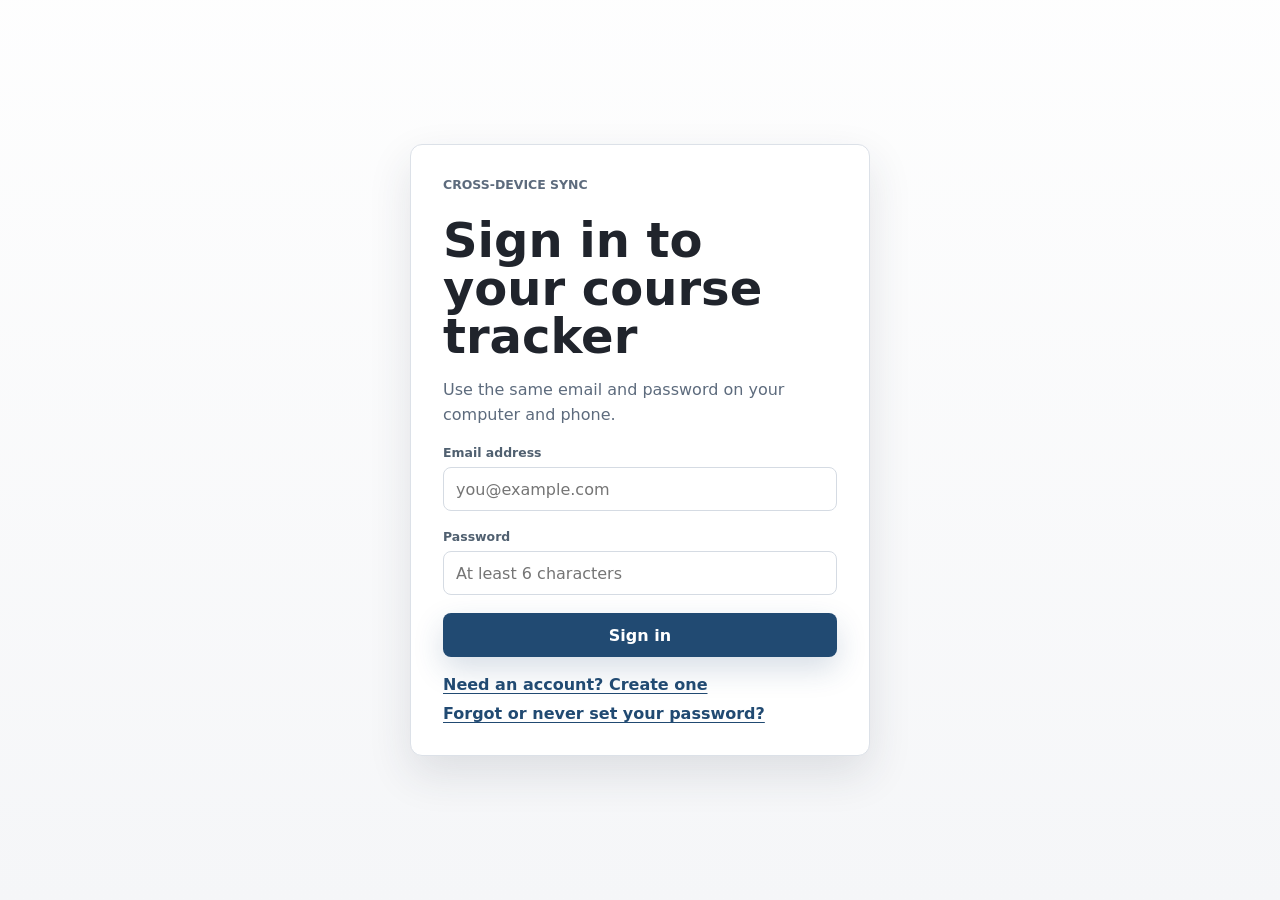
<file: index.html>
<!doctype html>
<html lang="en">
  <head>
    <meta charset="UTF-8" />
    <meta name="viewport" content="width=device-width, initial-scale=1.0" />
    <title>Course Tracker and Weekly Planner</title>
    <script type="module" crossorigin src="./assets/index-BEuXzV_B.js"></script>
    <link rel="stylesheet" crossorigin href="./assets/index-D3erZEM6.css">
  </head>
  <body>
    <div id="root"></div>
  </body>
</html>
</file>
<file: assets/index-D3erZEM6.css>
:root{color:#20242c;font-synthesis:none;text-rendering:optimizelegibility;-webkit-font-smoothing:antialiased;background:#f5f6f8;font-family:Inter,ui-sans-serif,system-ui,-apple-system,BlinkMacSystemFont,Segoe UI,sans-serif}*{box-sizing:border-box}body{background:linear-gradient(#ffffffdb,#f5f6f8f0),#f5f6f8;min-width:320px;min-height:100vh;margin:0}button,input,select,textarea{font:inherit}button{cursor:pointer}button:disabled{cursor:wait;opacity:.68}.auth-shell{place-items:center;min-height:100vh;padding:24px;display:grid}.auth-card{background:#fff;border:1px solid #dce1e8;border-radius:12px;gap:18px;width:min(100%,460px);padding:32px;display:grid;box-shadow:0 18px 44px #2731401f}.auth-card h1{font-size:clamp(2rem,7vw,3rem)}.auth-copy,.auth-message{color:#5d6b7d;margin:0;line-height:1.55}.auth-message{color:#2d7339;background:#edf7ef;border-radius:8px;padding:12px;font-weight:800}.auth-message.has-error{color:#8d2b27;background:#fff5f3}.auth-switches{flex-wrap:wrap;justify-content:space-between;gap:10px 18px;display:flex}.link-button{color:#214a72;text-align:left;text-underline-offset:3px;background:0 0;border:0;padding:0;font-weight:800;text-decoration:underline}.loading-card{text-align:center}.account-actions{justify-content:flex-end;align-items:center;gap:10px;display:flex}.account-menu{position:relative}.account-menu-trigger{background:0 0;border:0;flex-direction:row;align-items:center;gap:8px;display:inline-flex}.account-name-line{align-items:center;gap:3px;display:inline-flex}.account-menu-popover{z-index:20;background:#fff;border:1px solid #dce1e8;border-radius:8px;padding:6px;position:absolute;top:calc(100% + 6px);right:0;box-shadow:0 10px 24px #27314024}.account-menu-popover .icon-text-button{color:#435367;white-space:nowrap;width:100%;min-height:34px;box-shadow:none;background:0 0;border:0;border-radius:6px;justify-content:flex-start;padding:0 10px;font-size:.82rem;font-weight:500}.account-menu-popover .icon-text-button:hover{color:#214a72;background:#f0f5f9}.profile-icon-circle{border:1px solid color-mix(in srgb, var(--profile-icon-color) 35%, #dce1e8);background:color-mix(in srgb, var(--profile-icon-color) 10%, #fff);border-radius:50%;place-items:center;width:42px;height:42px;display:grid}.profile-icon{width:28px;height:28px;color:var(--profile-icon-color)}.profile-name-field{gap:4px;min-width:210px}.profile-name-field input{min-height:36px}.profile-icon-label{color:#506070;margin:8px 0 5px;font-size:.75rem;font-weight:800;display:block}.profile-color-field{justify-content:space-between;align-items:center;gap:10px;margin:8px 0;display:flex}.profile-color-field input[type=color]{width:42px;min-height:32px;padding:2px}.profile-icon-options{grid-template-columns:repeat(6,1fr);gap:4px;margin-bottom:8px;display:grid}.profile-icon-option{color:#506070;background:#f7f9fb;border:1px solid #dce1e8;border-radius:6px;place-items:center;width:30px;height:30px;padding:0;font-size:1rem;font-weight:400;display:grid}.profile-icon-option.is-selected{background:#e6f1fa;border-color:#2f7dbd;box-shadow:inset 0 0 0 1px #2f7dbd}.account-menu-popover .primary-button{width:100%;min-height:36px}.account-email{color:#5d6b7d;text-overflow:ellipsis;white-space:nowrap;max-width:220px;font-size:.82rem;font-weight:800;overflow:hidden}.error-banner{color:#8d2b27;background:#fff5f3;border:1px solid #e7c9c6;border-radius:8px;max-width:1440px;margin:0 auto 16px;padding:12px 14px;font-weight:800}.app-shell{min-height:100vh;padding:28px}.topbar{justify-content:space-between;align-items:center;gap:20px;max-width:1440px;margin:0 auto 22px;display:flex}.eyebrow{color:#5d6b7d;letter-spacing:0;text-transform:uppercase;margin:0 0 6px;font-size:.78rem;font-weight:800}h1,h2,h3,p{margin-top:0}h1{letter-spacing:0;margin-bottom:0;font-size:clamp(2rem,4vw,3.35rem);line-height:1}.connection-status{color:#506070;align-items:center;gap:8px;margin:10px 0 0;font-size:.82rem;font-weight:800;display:flex}.connection-status span{background:#348a42;border-radius:999px;width:9px;height:9px}.connection-status.loading span,.connection-status.saving span{background:#2f7dbd}.connection-status.local span,.connection-status.conflict span{background:#b78a00}.connection-status.error span{background:#a8342f}.workspace{grid-template-columns:minmax(0,1fr) minmax(340px,420px);align-items:start;gap:20px;max-width:1440px;margin:0 auto;display:grid}.workspace.full-workspace{grid-template-columns:1fr}.details-overlay{z-index:1000;-webkit-backdrop-filter:blur(3px);backdrop-filter:blur(3px);background:#16202c94;place-items:center;padding:24px;display:grid;position:fixed;inset:0;overflow:auto}.details-overlay .details-panel{overscroll-behavior:contain;width:min(720px,100%);max-height:calc(100vh - 48px);position:relative;top:auto;box-shadow:0 28px 80px #101b274d}.dashboard{min-width:0}.toolbar{grid-template-columns:auto minmax(280px,1fr);align-items:end;gap:12px;margin-bottom:14px;display:grid}.toolbar.courses-toolbar{grid-template-columns:auto minmax(400px,1fr)}.toolbar-center{justify-content:flex-end;align-items:end;gap:12px;min-width:0;display:flex}.view-tabs{background:#fff;border:1px solid #dce1e8;border-radius:8px;gap:4px;padding:4px;display:inline-flex}.view-tabs button{color:#506070;background:0 0;border:0;border-radius:6px;justify-content:center;align-items:center;gap:7px;min-height:36px;padding:0 12px;font-weight:900;display:inline-flex}.view-tabs button.active{color:#fff;background:#214a72}.search-box,.select-control,label{gap:7px;display:grid}.search-box{flex:1;position:relative}.compact-search{flex:0 240px}.search-box svg{color:#66758a;position:absolute;top:50%;left:13px;transform:translateY(-50%)}.search-box input{color:#20242c;caret-color:#214a72;-webkit-text-fill-color:#20242c;opacity:1;padding-left:42px}.select-control{min-width:190px;position:relative}.show-select-control{min-width:135px}.select-control span,label span{color:#506070;font-size:.78rem;font-weight:800}.select-control svg{pointer-events:none;color:#66758a;position:absolute;bottom:13px;right:12px}input,select,textarea{color:#20242c;background:#fff;border:1px solid #d5dbe3;border-radius:8px;outline:none;width:100%}input,select{min-height:44px;padding:0 12px}select{appearance:none;padding-right:36px}textarea{resize:vertical;min-height:96px;padding:12px}input:focus,select:focus,textarea:focus{border-color:#2f7dbd;box-shadow:0 0 0 3px #2f7dbd24}.primary-button,.icon-text-button,.danger-button,.close-button,.course-title-button,.stage-option{border:1px solid #0000;border-radius:8px;justify-content:center;align-items:center;gap:8px;font-weight:800;display:inline-flex}.primary-button{color:#fff;background:#214a72;min-height:44px;padding:0 16px;box-shadow:0 12px 30px #214a722e}.primary-button:hover{background:#183a5c}.legend{flex-wrap:wrap;gap:8px;margin-bottom:14px;display:flex}.toolbar-legend{grid-area:2/1/auto/-1;justify-content:flex-start;align-self:start;gap:5px;margin-bottom:0}.toolbar-course-tools{flex-direction:column;grid-column:1/-1;align-items:flex-start;gap:8px;display:flex}.toolbar-course-tools .toolbar-legend{grid-area:auto}.add-course-toolbar-button{align-self:flex-end;min-height:38px}.toolbar-legend .legend-item{gap:5px;min-height:26px;padding:0 7px;font-size:.7rem}.toolbar-legend .legend-dot{width:8px;height:8px}.legend-item{color:#46566a;background:#fff;border:1px solid #dce1e8;border-radius:999px;align-items:center;gap:7px;min-height:28px;padding:0 9px;font-size:.78rem;font-weight:800;display:inline-flex}.legend-dot{background:var(--stage-color);width:10px;height:10px;box-shadow:0 0 0 3px color-mix(in srgb, var(--stage-color) 18%, transparent);border-radius:999px}.course-list{gap:12px;display:grid}.course-card{background:#fff;border:1px solid #dce1e8;border-radius:8px;grid-template-columns:minmax(300px,1.15fr) minmax(110px,.32fr) minmax(300px,.92fr) minmax(58px,auto);align-items:center;gap:22px;padding:16px;display:grid;box-shadow:0 10px 30px #2731400f}.course-card.is-selected{border-color:#2f7dbd;box-shadow:0 10px 34px #2f7dbd24}.course-main{min-width:0}.course-title-row{align-items:end;gap:8px;margin-bottom:12px;display:flex}.course-name-display{flex:1;gap:4px;min-width:0;display:grid}.course-name-display strong{color:#20242c;text-overflow:ellipsis;white-space:nowrap;font-size:1.05rem;font-weight:900;overflow:hidden}.course-edit-button{flex:none;min-height:38px}.course-info-form{gap:10px;display:grid}.course-info-fields{grid-template-columns:minmax(0,1.25fr) minmax(0,1fr) minmax(0,.85fr);gap:10px;display:grid}.course-info-fields label{gap:4px;min-width:0;display:grid}.course-info-fields input{width:100%;min-width:0;min-height:38px}.course-info-actions{align-items:center;gap:8px;display:flex}.compact-button{min-height:36px;padding:0 11px}.course-meta{grid-template-columns:1fr 1fr;gap:10px;display:grid}.course-meta>div,.course-meta>label{gap:4px;min-width:0;display:grid}.course-meta strong{color:#20242c;text-overflow:ellipsis;white-space:nowrap;font-size:1rem;line-height:1.2;overflow:hidden}.course-summary{grid-template-columns:1fr;gap:10px;display:grid}.course-summary>div{border-left:3px solid #dce1e8;align-content:center;gap:3px;min-height:76px;padding-left:12px;display:grid}.metric-label{color:#647386;text-transform:uppercase;font-size:.76rem;font-weight:800}.course-summary strong{font-size:1.3rem;line-height:1.1}.course-summary small{color:#617083;font-weight:700}.module-area{gap:8px;display:grid}.module-area-header{justify-content:space-between;align-items:center;gap:10px;padding-right:18px;display:flex}.module-strip{grid-template-columns:repeat(8,34px);justify-content:start;gap:8px;padding-right:18px;display:grid}.module-dot{border:2px solid color-mix(in srgb, var(--stage-color) 76%, #fff);background:var(--stage-color);color:#fff;border-radius:999px;place-items:center;width:34px;height:34px;display:grid;box-shadow:inset 0 -2px #00000029}.module-dot:hover,.module-dot:focus-visible{box-shadow:0 0 0 3px color-mix(in srgb, var(--stage-color) 20%, transparent), inset 0 -2px 0 #00000029;transform:translateY(-1px)}.module-dot.is-active{outline-offset:2px;outline:3px solid #20242c}.module-dot span{font-size:.78rem;font-weight:900}.course-actions{border-left:1px solid #e4e8ee;justify-items:end;gap:8px;padding-left:12px;display:grid}.course-status-toggle{border-top:1px solid #e4e8ee;grid-column:1/-1;justify-content:center;padding-top:12px;display:flex}.course-status-toggle svg{transition:transform .16s}.course-status-toggle svg.is-open{transform:rotate(180deg)}.course-status-preview{grid-column:1/-1;grid-template-columns:minmax(0,1.2fr) minmax(0,1.2fr) minmax(210px,.65fr);align-items:start;gap:12px;padding-top:0;display:grid}.course-note-preview{background:#f8fafc;border:1px solid #dce1e8;border-radius:8px;grid-column:1/-1;gap:10px;padding:12px;display:grid}.course-note-preview-header{justify-content:space-between;align-items:center;gap:10px;display:flex}.course-note-preview-header h3{color:#263544;margin:2px 0 0;font-size:1rem}.course-note-list{gap:8px;display:grid}.course-note-card{background:#fff;border:1px solid #dce1e8;border-left:4px solid #2f7dbd;border-radius:8px;gap:8px;padding:12px;display:grid}.course-note-card-header,.course-note-card-footer,.course-note-editor-footer,.course-note-editor-actions,.course-note-card-footer>div{justify-content:space-between;align-items:center;gap:10px;display:flex}.course-note-card-header>div{min-width:0}.course-note-card-header h4{color:#263544;text-overflow:ellipsis;white-space:nowrap;margin:0 0 3px;font-size:.94rem;overflow:hidden}.course-note-timestamp{color:#647386;opacity:.62;text-align:right;justify-self:end;margin:2px 0 0;font-size:.68rem;font-weight:600}.course-note-card-header svg{transition:transform .16s}.course-note-card-header svg.is-open{transform:rotate(180deg)}.course-note-card p.course-note-excerpt,.course-note-card .course-note-text{color:#2f3d4d;overflow-wrap:anywhere;margin:0;line-height:1.5}.course-note-card p.course-note-text{white-space:pre-wrap}.course-note-text p{margin:0 0 8px}.course-note-text p:last-child{margin-bottom:0}.course-note-text ul,.course-note-text ol{margin:6px 0;padding-left:24px}.course-note-excerpt{-webkit-line-clamp:2;color:#5a6879;-webkit-box-orient:vertical;font-size:.86rem;display:-webkit-box;overflow:hidden}.course-note-card-footer{border-top:1px solid #e5e9ef;padding-top:8px}.course-note-card-footer>span{color:#758295;font-size:.72rem}.course-note-editor{background:#edf5fb;border:1px solid #9db9d3;border-radius:8px;gap:10px;padding:12px;display:grid}.course-note-editor label,.course-note-editor-field{color:#344457;gap:5px;font-size:.8rem;font-weight:900;display:grid}.course-note-editor input{width:100%;font-weight:400}.rich-text-editor{background:#fff;border:1px solid #b9c4d1;border-radius:7px;overflow:hidden}.rich-text-toolbar{background:#f4f7fa;border-bottom:1px solid #dce1e8;align-items:center;gap:4px;padding:6px;display:flex}.rich-text-tool{color:#435367;width:32px;height:30px;box-shadow:none;background:0 0;border:1px solid #0000;border-radius:5px;place-items:center;padding:0;display:inline-grid}.rich-text-tool:hover,.rich-text-tool:focus-visible{color:#214a72;box-shadow:none;background:#fff;border-color:#9db9d3}.rich-text-tool.is-active{color:#214a72;background:#e6f1fa;border-color:#7aa9d2;box-shadow:inset 0 0 0 1px #2f7dbd33}.rich-text-input{color:#2f3d4d;outline:none;min-height:150px;padding:11px 12px;font-size:.9rem;font-weight:400;line-height:1.55}.rich-text-input:focus{box-shadow:inset 0 0 0 2px #2f7dbd2e}.rich-text-input:empty:before{color:#8a96a6;content:attr(data-placeholder);pointer-events:none}.rich-text-input p{margin:0 0 8px}.rich-text-input ul,.rich-text-input ol{margin:6px 0;padding-left:24px}.course-note-editor-footer>span{color:#55708b;font-size:.76rem;font-weight:800}.course-note-editor-footer>span.has-unsaved-changes{color:#9a6200}.course-note-empty-state{color:#758295;background:#fff;border:1px dashed #cbd4df;border-radius:8px;align-items:center;gap:10px;padding:14px;display:flex}.course-note-empty-state p{margin:0}.author-track-preview,.milestone-preview{background:#f8fafc;border:1px solid #dce1e8;border-radius:8px;padding:12px}.author-track-preview{align-content:center;gap:5px;display:grid}.timeline-edit-controls{align-items:center;gap:8px;margin-top:4px;display:flex}.timeline-edit-controls-top{justify-content:flex-end;margin:0 0 6px}.timeline-date-edit-list{gap:4px;display:grid}.timeline-date-edit-list label{color:#778497;align-items:center;gap:6px;font-size:.68rem;font-weight:800;display:flex}.timeline-date-input{color:#435367;width:122px;min-width:0;font:inherit;background:#fff;border:1px solid #cbd4df;border-radius:6px;flex:0 122px;padding:4px 3px;font-size:.72rem}.timeline-box-title{color:#263544;text-transform:uppercase;margin:0;font-size:1rem}.author-start-date{color:#6b788a;margin-top:3px;font-size:.72rem;font-weight:500;display:block}.author-track-preview.behind{background:#fff8f7;border-color:#e6aaa6}.author-track-preview.urgent{background:#fff9f0;border-color:#dfad73}.author-track-preview.due-soon{background:#fffdf1;border-color:#e1bd45}.author-track-preview.on-track,.author-track-preview.complete{background:#f6fbf7;border-color:#91c698}.author-track-notices{gap:4px;display:grid}.author-track-notice{border-radius:6px;padding:7px 8px;display:block}.author-track-notice.due-soon{color:#725500;background:#fff4bf;border:1px solid #e1bd45}.author-track-notice.urgent{color:#8a4b00;background:#fff0dc;border:1px solid #df8a27}.author-track-notice.upcoming{color:#286b34;background:#edf8ef;border:1px solid #91c698}.author-track-notice.overdue{color:#9d302b;background:#fff0ee;border:1px solid #e6aaa6}.author-track-heading{align-items:center;gap:8px;display:flex}.author-track-heading strong{font-size:1rem}.author-track-preview small,.milestone-preview small,.milestone-preview p{color:#647386;font-weight:700}.status-indicator{background:#8f98a8;border-radius:999px;width:10px;height:10px}.author-track-preview.on-track .status-indicator,.author-track-preview.complete .status-indicator{background:#348a42}.author-track-preview.due-soon .status-indicator{background:#b78a00}.author-track-preview.urgent .status-indicator{background:#df8a27}.author-track-preview.behind .status-indicator{background:#d64b55}.schedule-completion{gap:5px;margin:4px 0;display:grid}.schedule-completion>div:first-child{color:#435367;justify-content:space-between;align-items:center;gap:10px;font-size:.78rem;font-weight:900;display:flex}.schedule-progress-bar{background:#dce2e8;border-radius:999px;height:7px;overflow:hidden}.schedule-progress-bar span{border-radius:inherit;background:#42add0;height:100%;display:block}.timeline-module-list{grid-template-columns:repeat(2,minmax(0,1fr));gap:8px;margin-top:6px;display:grid}.timeline-title-row{justify-content:space-between;align-items:center;gap:12px;display:flex}.timeline-box-actions{flex-wrap:wrap;justify-content:flex-end;gap:6px;display:flex}.timeline-action-button{min-height:30px;padding:0 8px;font-size:.72rem}.timeline-module-column{align-content:start;gap:5px;display:grid}.timeline-module-item{color:#435367;background:#fff;border:1px solid #dce1e8;border-radius:6px;grid-template-columns:minmax(0,1fr) auto;align-items:center;gap:6px;min-width:0;min-height:33px;padding:3px 6px;font-size:.74rem;font-weight:800;display:grid}.timeline-module-details{white-space:nowrap;justify-content:space-between;align-items:center;gap:6px;min-width:0;display:flex}.timeline-module-item.overdue{background:#fff0ee;border-color:#d64b55}.timeline-module-item.urgent{background:#fff0dc;border-color:#df8a27}.timeline-module-item.due-soon{background:#fff7c9;border-color:#d4b137}.timeline-module-item.upcoming{background:#edf8ef;border-color:#61a96b}.timeline-module-details>span:first-child{white-space:nowrap}.timeline-module-item time,.timeline-no-deadline{color:#263544;text-align:right;text-overflow:ellipsis;white-space:nowrap;font-weight:500;overflow:hidden}.timeline-no-deadline{color:#7b8796;font-style:italic}.timeline-module-item.overdue time{color:#9d302b}.timeline-module-item.urgent time{color:#8a4b00}.timeline-module-item.due-soon time{color:#725500}.timeline-module-item.upcoming time{color:#286b34}.timeline-module-item.is-complete .timeline-module-details,.milestone-preview-item.is-complete .milestone-preview-display,.course-milestone.is-complete label{-webkit-text-decoration:line-through #647386;text-decoration:line-through #647386;text-decoration-thickness:2px}.completion-toggle{color:#788697;background:#fff;border:1px solid #b8c2ce;border-radius:999px;flex:none;place-items:center;width:27px;height:27px;padding:0;display:inline-grid}.completion-toggle:hover{color:#26865b;border-color:#58c995}.completion-toggle:disabled{cursor:not-allowed;opacity:.45}.completion-toggle[aria-pressed=true]{color:#fff;background:#3ca66d;border-color:#3ca66d;box-shadow:0 0 0 3px #3ca66d24}.timeline-readonly-note{margin-top:3px;line-height:1.35;display:block}.milestone-preview{gap:9px;display:grid}.milestone-preview-header,.milestone-preview-item{align-items:center;gap:10px;display:flex}.milestone-preview-header{justify-content:space-between}.milestone-preview-actions{justify-content:flex-end;align-items:center;gap:6px;display:flex}.milestone-action-button{min-height:30px;padding:0 8px;font-size:.74rem}.milestone-preview-list{grid-template-columns:1fr;gap:7px;display:grid}.milestone-preview-item{background:#fff;border:1px solid #e2e7ed;border-radius:7px;grid-template-columns:minmax(120px,1fr) auto;padding:7px 8px;display:grid}.milestone-preview-item.overdue{background:#fff0ee;border-color:#d64b55}.milestone-preview-item.urgent{background:#fff0dc;border-color:#df8a27}.milestone-preview-item.due-soon{background:#fff7c9;border-color:#d4b137}.milestone-preview-item.upcoming{background:#edf8ef;border-color:#61a96b}.milestone-preview-fields{grid-template-columns:minmax(0,1fr) minmax(0,138px);gap:7px;width:100%;min-width:0;display:grid}.milestone-preview-fields input{box-sizing:border-box;width:100%;min-width:0;max-width:100%;min-height:34px;padding:0 8px;font-size:.8rem}.milestone-preview-display{grid-template-columns:minmax(0,1fr) auto;align-items:center;gap:10px;min-height:34px;display:grid}.milestone-preview-display strong{color:#263544;text-overflow:ellipsis;white-space:nowrap;font-size:.84rem;overflow:hidden}.milestone-preview-display small{white-space:nowrap}.milestone-preview-item.overdue .milestone-preview-display strong{color:#9d302b}.milestone-preview-item.urgent .milestone-preview-display strong{color:#8a4b00}.milestone-preview-item.due-soon .milestone-preview-display strong{color:#725500}.milestone-preview-item.upcoming .milestone-preview-display strong{color:#286b34}.milestone-preview-item.overdue .milestone-preview-fields input:first-child{color:#9d302b;background:#fff0ee;border-color:#d64b55}.milestone-preview-item.urgent .milestone-preview-fields input:first-child{color:#8a4b00;background:#fff0dc;border-color:#df8a27}.milestone-preview-item.due-soon .milestone-preview-fields input:first-child{color:#725500;background:#fff7c9;border-color:#d4b137}.milestone-preview-item.upcoming .milestone-preview-fields input:first-child{color:#286b34;background:#edf8ef;border-color:#61a96b}.icon-text-button{color:#263544;background:#f7f9fb;border-color:#d5dbe3;min-height:38px;padding:0 12px}.danger-button,.close-button{color:#a8342f;background:#fff5f3;border-color:#e7c9c6;width:38px;height:38px}.close-button{color:#435367;background:#fff;border-color:#d5dbe3}.details-panel{background:#fff;border:1px solid #d8dee7;border-radius:8px;gap:18px;max-height:calc(100vh - 36px);padding:18px;display:grid;position:sticky;top:18px;overflow:auto;box-shadow:0 18px 44px #2731401f}.empty-panel{text-align:center;color:#637286;place-content:center;min-height:360px}.empty-panel h2{color:#263544;margin-bottom:6px}.panel-header,.section-title,.module-heading,.save-status{align-items:center;gap:12px;display:flex}.panel-header{border-bottom:1px solid #e4e8ee;justify-content:space-between;padding-bottom:14px}.panel-header-actions,.daily-view-actions{align-items:center;gap:8px;display:flex}.panel-header h2{margin-bottom:0;font-size:1.35rem}.panel-section{gap:12px;display:grid}.course-milestones{background:#f8fafc;border:1px solid #dce1e8;border-radius:8px;gap:12px;padding:14px;display:grid}.course-milestones-header,.course-milestone-heading{align-items:center;gap:12px;display:flex}.course-milestones-header{justify-content:space-between}.course-milestones-header h3{margin-bottom:0}.course-milestone-list{gap:10px;display:grid}.course-milestone{background:#fff;border:1px solid #dce1e8;border-left:4px solid #ef5b67;border-radius:8px;gap:12px;padding:12px;display:grid}.course-milestone.is-complete{background:#fff}.course-milestone.is-complete input{color:#26865b;text-decoration:line-through;text-decoration-thickness:2px}.course-milestone-heading label{flex:1}.milestone-number{color:#526276;background:#eef2f6;border-radius:999px;flex:0 0 34px;place-items:center;width:34px;height:34px;font-weight:900;display:grid}.course-milestone.is-complete .milestone-number{color:#526276;background:#eef2f6}input.milestone-progress-input{accent-color:#42add0;min-height:22px;box-shadow:none;border:0;padding:0}.two-column{grid-template-columns:repeat(2,minmax(0,1fr))}.deadline-grid,.deadline-grid>label,.deadline-grid input{min-width:0}.deadline-grid input{max-width:100%}.module-handoff-notes{color:#526276;background:#eef5fb;border-left:3px solid #2f7dbd;border-radius:4px;gap:4px;padding:9px 10px;font-size:.78rem;line-height:1.4;display:grid}.module-handoff-notes p{margin:0}.module-handoff-notes strong{color:#26384d;font-weight:800}.schedule-prompt-backdrop{z-index:1200;background:#16202c7a;place-items:center;padding:20px;display:grid;position:fixed;inset:0}.schedule-prompt{background:#fff;border:1px solid #dce1e8;border-radius:10px;width:min(100%,390px);padding:20px;box-shadow:0 20px 50px #1b2c4333}.schedule-prompt h3{color:#26384d;margin:0 0 8px;font-size:1.05rem}.schedule-prompt p{color:#526276;margin:0;line-height:1.45}.schedule-prompt-field{color:#526276;gap:6px;margin-top:14px;font-size:.78rem;font-weight:700;display:grid}.schedule-prompt-actions{flex-wrap:wrap;justify-content:flex-end;gap:8px;margin-top:18px;display:flex}label span{align-items:center;gap:6px;display:inline-flex}.module-heading{background:#f8fafc;border:1px solid #e4e8ee;border-radius:8px;padding:14px}.module-heading h3{margin-bottom:2px;font-size:1.1rem}.module-heading p{color:#647386;margin-bottom:0;font-weight:800}.module-badge{background:var(--stage-color);color:#fff;border-radius:999px;place-items:center;width:46px;height:46px;font-size:1.05rem;font-weight:900;display:grid}.stage-grid{grid-template-columns:repeat(2,minmax(0,1fr));gap:8px;display:grid}.stage-option{color:#263544;background:#fff;border-color:#dce1e8;justify-content:flex-start;min-height:42px;padding:0 11px}.stage-option.active{border-color:var(--stage-color);background:color-mix(in srgb, var(--stage-color) 12%, #fff)}.author-review-check{color:#435367;background:#fff;border:1px solid #dce1e8;border-radius:6px;align-items:center;gap:8px;min-width:0;min-height:42px;padding:0 11px;font-size:.86rem;font-weight:800;display:flex}.author-review-check.is-checked{background:#eef5fb;border-color:#2f7dbd}.author-review-check input{accent-color:#2f7dbd;width:17px;height:17px;margin:0}.author-review-check-copy{gap:2px;min-width:0;display:grid}.author-review-check-copy strong{text-overflow:ellipsis;white-space:nowrap;overflow:hidden}.author-review-check-copy em{color:#647386;white-space:nowrap;font-size:.68rem;font-style:italic;font-weight:500}.media-section{border-top:1px solid #e4e8ee;gap:12px;padding-top:16px;display:grid}.deadline-section{background:#f8fafc;border:1px solid #dce1e8;border-radius:8px;gap:12px;padding:14px;display:grid}.deadline-section-header{justify-content:space-between}.deadline-section-title{align-items:center;gap:10px;display:flex}.deadline-log-button{flex:none;min-height:34px;padding:0 10px}.deadline-log-count{color:#214a72;background:#dceaf6;border-radius:999px;place-items:center;min-width:20px;height:20px;padding:0 5px;font-size:.7rem;display:grid}.deadline-log{border-top:1px solid #dce1e8;padding-top:12px}.deadline-log-list{gap:8px;display:grid}.deadline-log-entry{background:#fff;border:1px solid #dce1e8;border-left:4px solid #2f7dbd;border-radius:8px;gap:8px;padding:11px;display:grid}.deadline-log-entry-header,.deadline-log-change{align-items:center;gap:8px;display:flex}.deadline-log-entry-header{justify-content:space-between}.deadline-log-entry-header time{color:#647386;font-size:.72rem;font-style:italic;font-weight:400}.deadline-log-change,.deadline-log-note{margin:0}.deadline-log-change{color:#435367;font-size:.86rem;font-weight:800}.deadline-log-note{color:#344457;white-space:pre-wrap;background:#f1f5f9;border-radius:6px;padding:9px 10px;line-height:1.45}.deadline-log-dialog-backdrop{z-index:1100;-webkit-backdrop-filter:blur(3px);backdrop-filter:blur(3px);background:#16202c8f;place-items:center;padding:20px;display:grid;position:fixed;inset:0}.deadline-log-dialog{background:#fff;border:1px solid #d8dee7;border-radius:12px;gap:16px;width:min(500px,100%);padding:22px;display:grid;box-shadow:0 26px 70px #101b274d}.deadline-log-dialog-icon{color:#26865b;background:#e7f8ef;border-radius:999px;place-items:center;width:42px;height:42px;display:grid}.deadline-log-dialog h3{margin-bottom:6px;font-size:1.25rem}.deadline-log-dialog p{color:#435367;margin:0;line-height:1.55}.deadline-log-dialog textarea{min-height:110px}.deadline-log-dialog-actions{justify-content:flex-end;gap:8px;display:flex}.deadline-log-dialog-button,.deadline-log-dialog-button:hover{color:#214a72;box-shadow:none;background:#edf5fb;border-color:#9db9d3;font-weight:500}.module-notes-section{gap:12px;display:grid}.module-notes-title{justify-content:space-between}.add-note-button{min-height:34px;padding:0 10px}.module-note-list{gap:10px;display:grid}.module-note{background:#f8fafc;border:1px solid #dce1e8;border-radius:8px;gap:10px;padding:12px;display:grid}.module-note-header{justify-content:space-between;align-items:center;gap:12px;display:flex}.module-note-actions{align-items:center;gap:6px;display:flex}.module-note time{color:#506070;text-transform:uppercase;font-size:.78rem;font-weight:900}.module-note p{color:#2f3d4d;white-space:pre-wrap;overflow-wrap:anywhere;margin:0;line-height:1.5}.module-note .empty-note-text{color:#7b8796;font-style:italic}.module-note textarea{background:#fff;min-height:104px}.note-edit-button,.note-delete-button{color:#435367;background:#fff;border:1px solid #d5dbe3;border-radius:6px;justify-content:center;align-items:center;gap:5px;min-height:28px;padding:0 8px;font-size:.72rem;font-weight:800;display:inline-flex}.note-edit-button:hover{color:#214a72;background:#edf5fb;border-color:#9db9d3}.note-delete-button{color:#a8342f;background:#fff5f3;border-color:#e7c9c6}.note-delete-button:hover{color:#842722;background:#ffebe8;border-color:#d79b95}.media-view{gap:14px;display:grid}.media-view-header{background:#fff;border:1px solid #dce1e8;border-radius:8px;justify-content:space-between;align-items:center;gap:16px;padding:16px;display:flex;box-shadow:0 10px 30px #2731400f}.media-view-header h2{margin-bottom:0;font-size:1.45rem}.media-empty-state{color:#647386;text-align:center;background:#fff;border:1px dashed #cfd6df;border-radius:8px;place-items:center;min-height:280px;padding:26px;display:grid}.media-empty-state h3{color:#263544;margin:10px 0 4px}.media-empty-state p{margin-bottom:0;font-weight:700}.global-media-list{gap:12px;display:grid}.global-media-card{background:#fff;border:1px solid #dce1e8;border-radius:8px;grid-template-columns:minmax(260px,1fr) minmax(420px,1.1fr) auto;align-items:start;gap:16px;padding:16px;display:grid;box-shadow:0 10px 30px #2731400f}.global-media-main,.global-media-details{gap:12px;display:grid}.global-media-details{grid-template-columns:repeat(2,minmax(0,1fr))}.global-media-details label:last-child{grid-column:span 2}.global-media-footer{justify-items:end;gap:10px;min-width:130px;display:grid}.global-media-footer span{color:#657486;text-align:right;font-size:.82rem;font-weight:800}.priority-view{gap:12px;display:grid}.priority-view-header{background:#fff;border:1px solid #dce1e8;border-radius:8px;justify-content:space-between;align-items:center;gap:16px;padding:16px;display:flex;box-shadow:0 10px 30px #2731400f}.priority-view-header h2{margin-bottom:0;font-size:1.45rem}.priority-view-header>span{color:#506070;font-weight:900}.priority-list{gap:8px;display:grid}.daily-view{gap:14px;display:grid}.daily-view-header{background:#fff;border:1px solid #dce1e8;border-radius:8px;justify-content:space-between;align-items:center;gap:16px;padding:16px;display:flex;box-shadow:0 10px 30px #2731400f}.daily-view-header h2{margin-bottom:0;font-size:1.45rem}.daily-calendar{color:#263544;background:#fff;border:1px solid #dce1e8;border-radius:10px;overflow:hidden;box-shadow:0 10px 30px #27314012}.daily-calendar-toolbar{grid-template-columns:42px 1fr auto 42px;align-items:center;gap:10px;padding:12px 14px 6px;display:grid}.daily-calendar-title{color:#263544;align-items:center;gap:8px;min-width:0;font-size:1.05rem;display:flex}.daily-calendar-title svg{color:#2f7dbd}.calendar-nav-button,.today-button{color:#435367;background:#f7f9fb;border:1px solid #d5dbe3;border-radius:8px;justify-content:center;align-items:center;min-height:36px;font-weight:900;display:inline-flex}.calendar-nav-button{width:38px;padding:0}.today-button{padding:0 12px}.calendar-nav-button:hover,.today-button:hover{color:#214a72;background:#edf5fb;border-color:#9db9d3}.daily-calendar-days{grid-template-columns:repeat(7,minmax(76px,1fr));gap:5px;padding:8px 14px 14px;display:grid;overflow-x:auto}.daily-calendar-day{color:#435367;background:0 0;border:1px solid #0000;border-radius:10px;place-items:center;gap:3px;min-height:88px;padding:8px 5px;display:grid}.daily-calendar-day:hover{background:#f7f9fb;border-color:#dce1e8}.daily-calendar-day span{font-size:.78rem;font-weight:800}.daily-calendar-day strong{color:#263544;border-radius:999px;place-items:center;width:42px;height:42px;font-size:1.2rem;display:grid}.daily-calendar-day small{color:#778497;min-height:14px;font-size:.66rem;font-weight:800}.daily-calendar-day.is-today strong{color:#214a72;box-shadow:inset 0 0 0 2px #7aa9d2}.daily-calendar-day.is-selected{background:#edf6fc;border-color:#b9d4eb}.daily-calendar-day.is-selected strong{color:#fff;background:#2f7dbd;box-shadow:0 6px 16px #2f7dbd40}.daily-calendar-day.is-selected small{color:#315f8f}.daily-calendar-days.is-month-view .daily-calendar-day{min-height:74px}.daily-calendar-day.is-outside-month{opacity:.4}.daily-calendar-note-dot{background:#8d98a6;border-radius:50%;width:5px;height:5px}.selected-day-heading{background:#fff;border:1px solid #dce1e8;border-radius:8px;justify-content:space-between;align-items:center;gap:16px;padding:14px 16px;display:flex}.selected-day-heading h3{color:#263544;margin-bottom:0}.selected-day-heading>span{color:#506070;font-weight:900}.daily-note-list{gap:14px;display:grid}.daily-note-card{background:#fff;border:1px solid #dce1e8;border-radius:8px;gap:16px;padding:18px;display:grid;box-shadow:0 10px 30px #2731400f}.daily-note-card-header{border-bottom:1px solid #e4e8ee;justify-content:space-between;align-items:center;gap:16px;padding-bottom:14px;display:flex}.daily-note-owner{gap:5px;width:min(360px,100%);display:grid}.daily-note-owner strong{color:#263544;font-size:1rem}.daily-note-owner input{min-height:38px}.daily-note-card-actions{justify-content:flex-end;align-items:center;gap:8px;display:flex}.daily-note-sections{grid-template-columns:repeat(3,minmax(0,1fr));gap:12px;display:grid}.daily-note-section{border:1px solid #dce1e8;border-top:4px solid var(--daily-section-color);background:#f8fafc;border-radius:8px;align-content:start;padding:14px}.daily-note-section>span{color:#263544;text-transform:uppercase;font-size:.84rem}.daily-note-section textarea{background:#fff;min-height:170px}.daily-note-content{background:#fff;border:1px solid #e1e6ec;border-radius:8px;min-height:170px;padding:12px}.daily-note-content p{overflow-wrap:anywhere;color:#2f3d4d;white-space:pre-wrap;margin:0;line-height:1.5}.daily-note-content ul,.daily-note-content ol{color:#2f3d4d;margin:6px 0;padding-left:24px}.daily-note-content .empty-daily-note-content{color:#7b8796;font-style:italic}.completed-section{--daily-section-color:#2f7dbd}.hours-section{--daily-section-color:#8461b4}.tomorrow-section{--daily-section-color:#348a42}.priority-list-header,.priority-row{grid-template-columns:minmax(210px,1.2fr) minmax(80px,.4fr) repeat(2,minmax(120px,.55fr)) minmax(140px,.65fr) auto;align-items:center;gap:14px;display:grid}.priority-list-header{color:#647386;text-transform:uppercase;padding:0 16px;font-size:.76rem;font-weight:900}.priority-row{background:#fff;border:1px solid #dce1e8;border-radius:8px;padding:14px 16px;box-shadow:0 10px 30px #2731400f}.priority-row small,.priority-course small{color:#657486;margin-top:3px;font-weight:700;display:block}.priority-course strong,.priority-module-number{color:#20242c;font-weight:900}.stage-pill{border:1px solid color-mix(in srgb, var(--stage-color) 46%, #fff);background:color-mix(in srgb, var(--stage-color) 12%, #fff);color:#263544;border-radius:999px;align-items:center;gap:8px;min-height:30px;padding:0 10px;font-size:.82rem;font-weight:900;display:inline-flex}.priority-actions{justify-items:end;display:grid}.media-title{justify-content:space-between}.media-title>div{align-items:center;gap:10px;display:inline-flex}.section-title h3{margin-bottom:0}.empty-copy{color:#657486;border:1px dashed #cfd6df;border-radius:8px;margin-bottom:0;padding:12px;font-weight:700}.media-project-list{gap:12px;display:grid}.media-project{background:#fbfcfd;border:1px solid #dce1e8;border-radius:8px;gap:12px;padding:14px;display:grid}.media-project-header{justify-content:space-between;align-items:center;gap:12px;display:flex}.media-project-header h4{color:#263544;text-overflow:ellipsis;white-space:nowrap;margin:0;font-size:1rem;line-height:1.2;overflow:hidden}.save-status{color:#2d7339;background:#edf7ef;border-radius:8px;justify-content:center;min-height:38px;font-weight:900}@media (width<=1180px){.toolbar.courses-toolbar{grid-template-columns:auto minmax(360px,1fr)}.toolbar-legend{grid-column:1/-1}.workspace{grid-template-columns:1fr}.details-panel{max-height:none;position:static}.course-card{grid-template-columns:1fr}.course-info-fields{grid-template-columns:repeat(3,minmax(0,1fr))}.course-actions{border-left:0;grid-template-columns:auto;justify-content:start;justify-items:start;padding-left:0}.module-strip,.module-area-header{padding-right:0}.global-media-card,.daily-note-sections{grid-template-columns:1fr}.priority-list-header{display:none}.priority-row{grid-template-columns:1fr 1fr}.global-media-footer{justify-items:start}.global-media-footer span{text-align:left}}@media (width<=900px) and (width>=701px){.toolbar.courses-toolbar{grid-template-columns:1fr;align-items:stretch}.toolbar-center{flex-wrap:wrap;justify-content:flex-end}.compact-search{flex:220px;min-width:180px}.toolbar-center .select-control{flex:180px;min-width:160px}.toolbar-center .show-select-control{flex:0 135px;min-width:135px}.toolbar-legend{grid-column:1}}@media (width<=700px){.toolbar.courses-toolbar{grid-template-columns:1fr;gap:10px}.view-tabs{width:100%;overflow-x:auto}.toolbar-center{grid-template-columns:1fr;gap:8px}.toolbar-legend{justify-content:flex-start;display:flex;overflow-x:auto}.course-card{gap:14px;padding:12px}.course-actions{flex-wrap:wrap;align-items:center;gap:8px;display:flex}.course-actions .icon-text-button{flex:auto}.course-title-row{align-items:flex-start}}@media (width<=760px){.app-shell{padding:12px}.details-overlay{-webkit-backdrop-filter:none;backdrop-filter:none;background:#fff;padding:0;display:block}.details-overlay .details-panel{width:100%;height:100dvh;max-height:100dvh;padding:0 16px calc(24px + env(safe-area-inset-bottom));box-shadow:none;overscroll-behavior-y:contain;-webkit-overflow-scrolling:touch;border:0;border-radius:0}.course-note-preview-header{flex-direction:column;align-items:stretch}.course-note-preview-header>button{width:100%;min-height:44px}.course-note-card-header,.course-note-card-footer,.course-note-editor-footer{flex-direction:column;align-items:stretch}.course-note-card-header>button,.course-note-editor-actions,.course-note-editor-actions>button{width:100%}.course-note-editor-actions>button{min-height:44px}.topbar{flex-direction:column;align-items:stretch;gap:14px;margin-bottom:14px}.topbar h1{font-size:clamp(1.55rem,7vw,2rem);line-height:1.12}.account-actions{flex-direction:column;align-items:stretch}.account-email{max-width:100%}.account-actions .icon-text-button{min-height:44px}.panel-header{z-index:5;padding:calc(10px + env(safe-area-inset-top)) 16px 12px;background:#fffffff7;margin:0 -16px;position:sticky;top:0;box-shadow:0 1px #e4e8ee}.panel-header h2{font-size:1.08rem;line-height:1.25}.panel-header .eyebrow{margin-bottom:3px}.panel-header-actions{flex:none}.close-button{width:44px;height:44px}.toolbar,.toolbar.courses-toolbar{grid-template-columns:1fr;align-items:stretch}.toolbar-center{flex-direction:column;align-items:stretch}.toolbar-legend{grid-column:auto;justify-content:flex-start}.primary-button{width:100%}.select-control{min-width:0}.compact-search{flex-basis:auto}.view-tabs,.media-view-header{width:100%}.view-tabs{scrollbar-width:thin;justify-content:flex-start;overflow-x:auto}.view-tabs button{flex:1 0 max-content;width:auto;min-height:44px}.media-view-header,.priority-view-header,.daily-view-header,.daily-note-card-header{flex-direction:column;align-items:stretch}.daily-note-card-actions{flex-wrap:wrap;justify-content:flex-start}.daily-calendar-toolbar{grid-template-columns:38px 1fr 38px}.today-button{grid-area:2/1/auto/-1}.selected-day-heading{flex-direction:column;align-items:flex-start}.daily-view-actions{flex-direction:column;align-items:stretch}.daily-view-actions>button{width:100%}.course-meta,.course-summary,.two-column{grid-template-columns:minmax(0,1fr)}.deadline-grid,.deadline-grid>label{min-width:0}.deadline-grid input[type=date]{width:100%;min-width:0;max-width:100%;display:block}.stage-grid{grid-template-columns:repeat(2,minmax(0,1fr))}.timeline-title-row{flex-wrap:wrap;align-items:stretch}.timeline-box-actions{justify-content:stretch;width:100%}.timeline-action-button{flex:140px;min-height:42px}.timeline-title-row>.timeline-action-button,.timeline-title-row>.primary-button{flex:none;width:auto;min-height:38px;padding:0 12px}.stage-option{min-height:48px}.author-review-check{min-height:48px;padding:0 8px;font-size:.74rem}.author-review-check-copy strong{white-space:normal;line-height:1.1}.course-info-fields{grid-template-columns:1fr}.module-strip{grid-template-columns:repeat(4,44px);gap:10px}.module-dot{width:44px;height:44px}.module-dot span{font-size:.85rem}.global-media-details,.priority-row{grid-template-columns:1fr}.priority-actions{justify-items:start}.global-media-details label:last-child,.deadline-grid>label:last-child{grid-column:auto}.media-title,.course-milestones-header,.module-notes-title,.deadline-section-header,.deadline-log-entry-header{flex-direction:column;align-items:stretch}.deadline-log-button{width:100%;min-height:44px}.deadline-log-dialog-backdrop{align-items:end;padding:0}.deadline-log-dialog{width:100%;padding:20px 16px calc(20px + env(safe-area-inset-bottom));border-width:1px 0 0;border-radius:16px 16px 0 0}.deadline-log-dialog-actions{flex-direction:column-reverse;align-items:stretch}.deadline-log-dialog-actions>button{width:100%;min-height:48px}.module-notes-title .add-note-button{width:100%;min-height:44px}.module-note-header{flex-direction:column;align-items:flex-start}.module-note-actions{width:100%}.note-edit-button,.note-delete-button{flex:1;min-height:44px}.media-project-header{flex-direction:column;align-items:flex-start}.course-status-preview{grid-template-columns:1fr}.timeline-module-item{min-height:36px}.milestone-preview-item{grid-template-columns:1fr 38px}.milestone-preview-fields,.milestone-preview-list{grid-template-columns:1fr}}@media (width<=420px){.app-shell{padding:10px}.details-overlay .details-panel{padding-left:12px;padding-right:12px}.panel-header{margin-left:-12px;margin-right:-12px;padding-left:12px;padding-right:12px}.module-strip{grid-template-columns:repeat(4,minmax(44px,1fr));width:100%}.module-dot{justify-self:center}.daily-calendar-days{padding-left:10px;padding-right:10px}}
</file>
